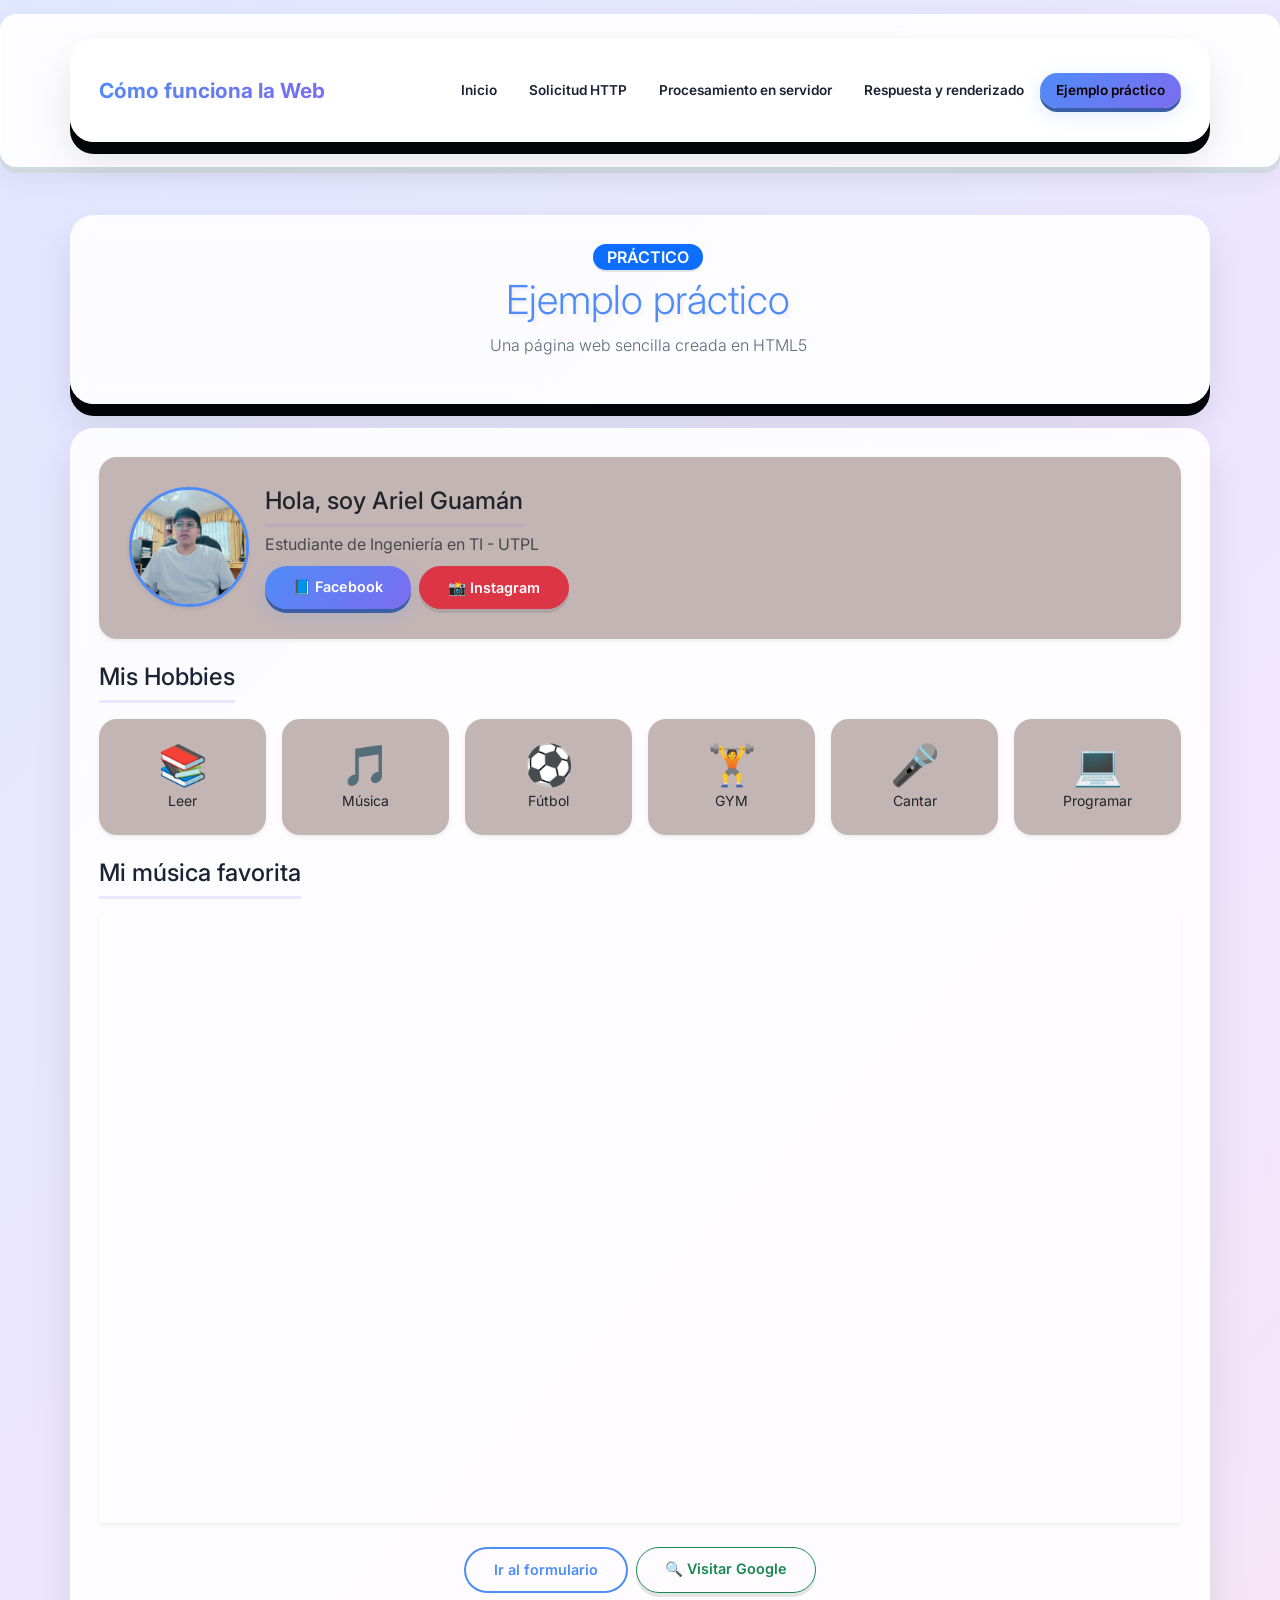
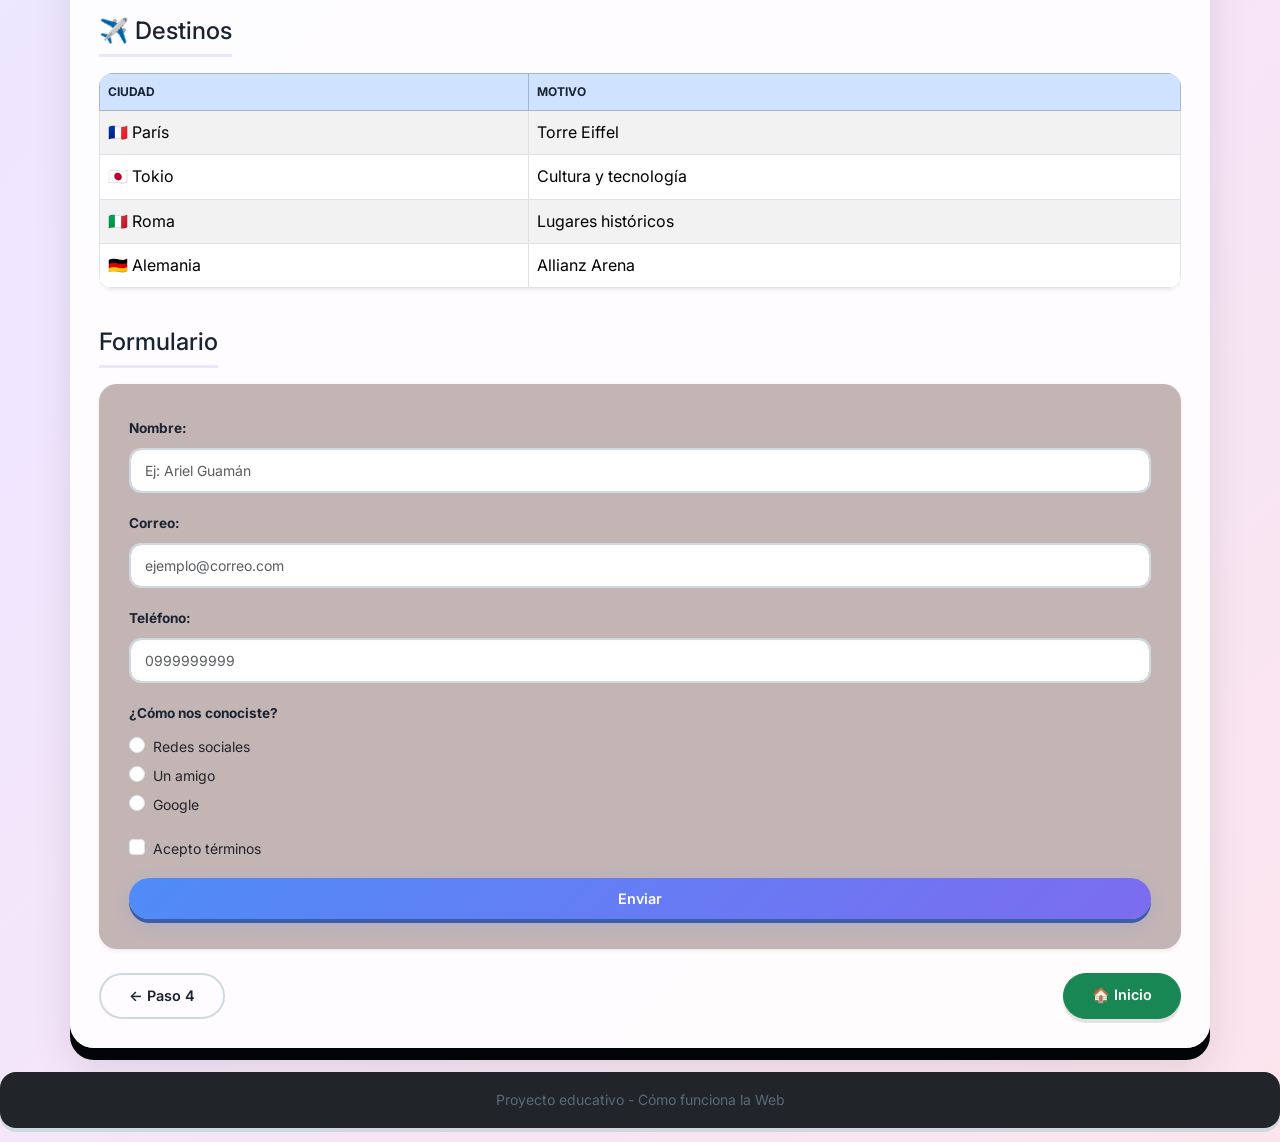
<file: proyecto/ejemplo.html>
<!DOCTYPE html>
<html lang="en">
<head>
    <meta charset="UTF-8">
    <meta name="viewport" content="width=device-width, initial-scale=1.0">
    <title>Ejemplo práctico: Mini página renderizada</title>
    <link rel="stylesheet" href="bootstrap/css/bootstrap.min.css">
    <link rel="stylesheet" href="css/estilos.css">
    
</head>
<body>
    <header>
        <nav class="navbar navbar-expand-lg navbar-dark bg-primary shadow">
            <div class="container">
                <a class="navbar-brand fw-bold" href="index.html">Cómo funciona la Web</a>
                <button class="navbar-toggler" type="button" data-bs-toggle="collapse" data-bs-target="#navbarNav">
                    <span class="navbar-toggler-icon"></span>
                </button>
                <div class="collapse navbar-collapse" id="navbarNav">
                    <ul class="navbar-nav ms-auto">
                        <li class="nav-item"><a class="nav-link" href="index.html">Inicio</a></li>
                        <li class="nav-item"><a class="nav-link" href="solicitud.html">Solicitud HTTP</a></li>
                        <li class="nav-item"><a class="nav-link" href="servidor.html">Procesamiento en servidor</a></li>
                        <li class="nav-item"><a class="nav-link" href="respuesta.html">Respuesta y renderizado</a></li>
                        <li class="nav-item"><a class="nav-link active" href="ejemplo.html">Ejemplo práctico</a></li>
                    </ul>
                </div>
            </div>
        </nav>

        <div class="container text-center mt-4 mt-md-5">
            <div class="d-flex flex-column flex-sm-row align-items-center justify-content-center">
                <span class="display-3 me-0 me-sm-3 mb-2 mb-sm-0"></span>
                <div>
                    <span class="badge bg-primary fs-6"> Práctico</span>
                    <h1 class="mt-1 display-6 display-md-5">Ejemplo práctico</h1>
                    <p class="lead fs-6">Una página web sencilla creada en HTML5</p>
                </div>
            </div>
        </div>
    </header>

    <main class="container my-3 my-md-4">
        <!-- Presentación: foto izquierda + texto + redes -->
        <div class="card shadow-sm mb-4">
            <div class="card-body p-3 p-md-4">
                <div class="d-flex flex-column flex-md-row align-items-center align-items-md-start gap-3">
                    <img src="img/ejemplo.png" alt="Foto de Ariel Guamán" class="rounded-circle shadow-sm" style="width:120px;height:120px;object-fit:cover;flex-shrink:0;">
                    <div class="text-center text-md-start">
                        <h2 class="h4 mb-1"> Hola, soy Ariel Guamán</h2>
                        <p class="text-muted mb-2">Estudiante de Ingeniería en TI - UTPL</p>
                        <div class="d-flex flex-wrap justify-content-center justify-content-md-start gap-2">
                            <a href="https://www.facebook.com/anthonioarielcastillo/?locale=es_LA" class="btn btn-primary btn-sm">📘 Facebook</a>
                            <a href="https://www.instagram.com/" class="btn btn-danger btn-sm">📸 Instagram</a>
                        </div>
                    </div>
                </div>
            </div>
        </div>

        <!-- Hobbies -->
        <h2 class="text-center h4 mb-3"> Mis Hobbies</h2>
        <div class="row g-2 g-md-3 mb-4">
            <div class="col-4 col-md-3 col-lg-2"><div class="card text-center shadow-sm h-100"><div class="card-body p-2 p-md-3"><span class="display-6">📚</span><p class="mb-0 small">Leer</p></div></div></div>
            <div class="col-4 col-md-3 col-lg-2"><div class="card text-center shadow-sm h-100"><div class="card-body p-2 p-md-3"><span class="display-6">🎵</span><p class="mb-0 small">Música</p></div></div></div>
            <div class="col-4 col-md-3 col-lg-2"><div class="card text-center shadow-sm h-100"><div class="card-body p-2 p-md-3"><span class="display-6">⚽</span><p class="mb-0 small">Fútbol</p></div></div></div>
            <div class="col-4 col-md-3 col-lg-2"><div class="card text-center shadow-sm h-100"><div class="card-body p-2 p-md-3"><span class="display-6">🏋️</span><p class="mb-0 small">GYM</p></div></div></div>
            <div class="col-4 col-md-3 col-lg-2"><div class="card text-center shadow-sm h-100"><div class="card-body p-2 p-md-3"><span class="display-6">🎤</span><p class="mb-0 small">Cantar</p></div></div></div>
            <div class="col-4 col-md-3 col-lg-2"><div class="card text-center shadow-sm h-100"><div class="card-body p-2 p-md-3"><span class="display-6">💻</span><p class="mb-0 small">Programar</p></div></div></div>
        </div>

        <!-- Video -->
        <h2 class="text-center h4 mb-3"> Mi música favorita</h2>
        <div class="ratio ratio-16x9 shadow-sm mb-4">
            <iframe src="https://www.youtube.com/embed/Kr4EQDVETuA?si=vXRgKVp96FmNNMOS" title="Video musical" allowfullscreen></iframe>
        </div>

        <!-- Enlaces -->
        <div class="d-flex flex-wrap justify-content-center gap-2 mb-4">
            <a href="#formulario" class="btn btn-outline-primary btn-sm"> Ir al formulario</a>
            <a href="https://www.google.com" target="_blank" class="btn btn-outline-success btn-sm">🔍 Visitar Google</a>
        </div>

        <!-- Tabla Destinos -->
        <h2 class="text-center h4 mb-3">✈️ Destinos</h2>
        <div class="table-responsive mb-4">
            <table class="table table-striped table-bordered table-hover shadow-sm">
                <thead class="table-primary"><tr><th>Ciudad</th><th>Motivo</th></tr></thead>
                <tbody>
                    <tr><td>🇫🇷 París</td><td>Torre Eiffel</td></tr>
                    <tr><td>🇯🇵 Tokio</td><td>Cultura y tecnología</td></tr>
                    <tr><td>🇮🇹 Roma</td><td>Lugares históricos</td></tr>
                    <tr><td>🇩🇪 Alemania</td><td>Allianz Arena</td></tr>
                </tbody>
            </table>
        </div>

        <!-- Formulario -->
        <h2 id="formulario" class="text-center h4 mb-3"> Formulario</h2>
        <div class="card shadow-sm mb-4">
            <div class="card-body p-3 p-md-4">
                <form>
                    <div class="mb-2 mb-md-3">
                        <label class="form-label fw-bold small">Nombre:</label>
                        <input type="text" class="form-control form-control-sm" placeholder="Ej: Ariel Guamán" required>
                    </div>
                    <div class="mb-2 mb-md-3">
                        <label class="form-label fw-bold small">Correo:</label>
                        <input type="email" class="form-control form-control-sm" placeholder="ejemplo@correo.com" required>
                    </div>
                    <div class="mb-2 mb-md-3">
                        <label class="form-label fw-bold small">Teléfono:</label>
                        <input type="tel" class="form-control form-control-sm" placeholder="0999999999">
                    </div>
                    <div class="mb-2 mb-md-3">
                        <label class="form-label fw-bold small">¿Cómo nos conociste?</label>
                        <div class="form-check"><input class="form-check-input" type="radio" name="conociste"><label class="form-check-label small">Redes sociales</label></div>
                        <div class="form-check"><input class="form-check-input" type="radio" name="conociste"><label class="form-check-label small">Un amigo</label></div>
                        <div class="form-check"><input class="form-check-input" type="radio" name="conociste"><label class="form-check-label small">Google</label></div>
                    </div>
                    <div class="mb-2 mb-md-3 form-check">
                        <input type="checkbox" class="form-check-input" required>
                        <label class="form-check-label small">Acepto términos</label>
                    </div>
                    <button type="submit" class="btn btn-primary w-100"> Enviar</button>
                </form>
            </div>
        </div>

        <div class="modal fade" id="infoModal" tabindex="-1">
            <div class="modal-dialog modal-dialog-centered">
                <div class="modal-content">
                    <div class="modal-header bg-primary text-white">
                        <h5 class="modal-title"> Información</h5>
                        <button type="button" class="btn-close btn-close-white" data-bs-dismiss="modal"></button>
                    </div>
                    <div class="modal-body">
                        <p><strong>Proyecto educativo</strong> - Desarrollo Web</p>
                        <p><strong>Framework:</strong> Bootstrap 5</p>
                        <p><strong>Autor:</strong> Ariel Guamán - UTPL</p>
                    </div>
                    <div class="modal-footer">
                        <button type="button" class="btn btn-secondary btn-sm" data-bs-dismiss="modal">Cerrar</button>
                    </div>
                </div>
            </div>
        </div>

        <!-- Navegación -->
        <div class="d-flex flex-wrap justify-content-between gap-2 mt-4">
            <a href="respuesta.html" class="btn btn-outline-secondary">← Paso 4</a>
            <a href="index.html" class="btn btn-success">🏠 Inicio</a>
        </div>
    </main>

    <footer class="bg-dark text-white text-center py-3 mt-4">
        <p class="mb-0 small">Proyecto educativo - Cómo funciona la Web</p>
    </footer>

    <script src="bootstrap/js/bootstrap.bundle.min.js"></script>
</body>
</html>
</file>
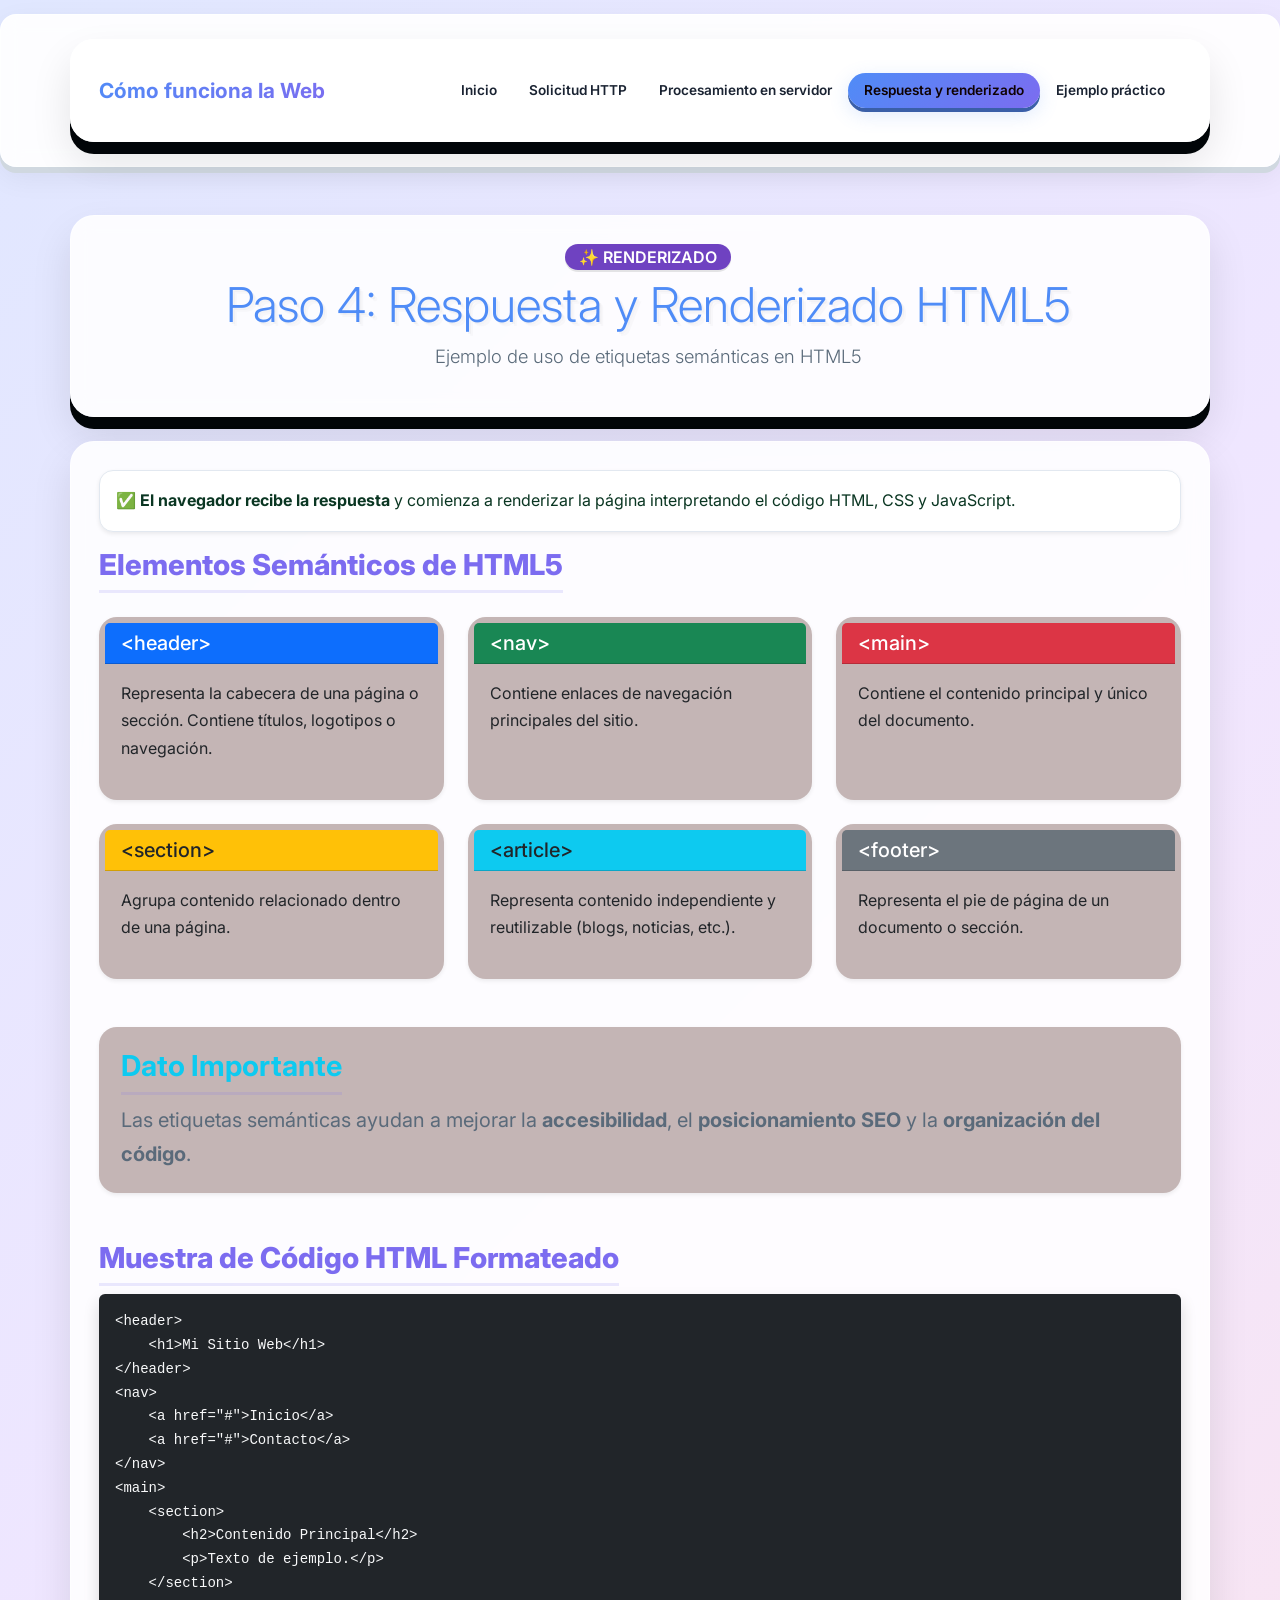
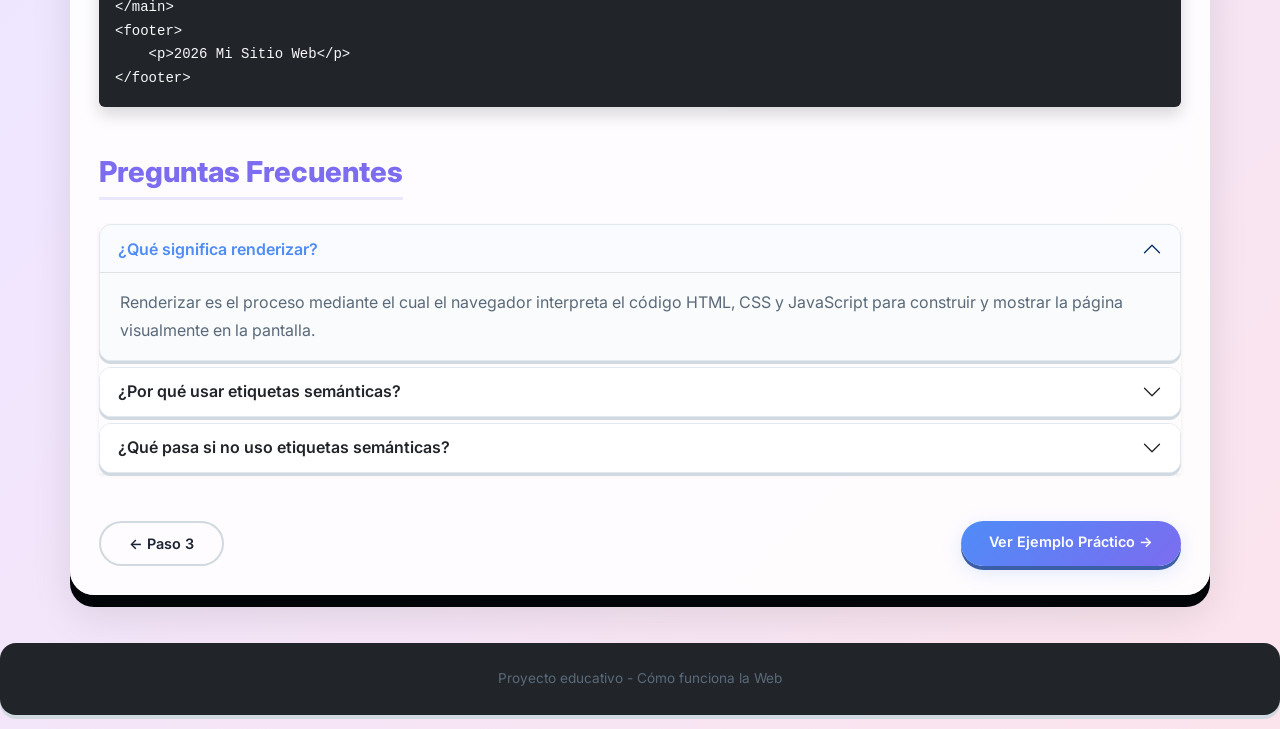
<file: proyecto/respuesta.html>
<!DOCTYPE html>
<html lang="en">
<head>
    <meta charset="UTF-8">
    <meta name="viewport" content="width=device-width, initial-scale=1.0">
    <title>Respuesta y Renderizado HTML5</title>
    <link rel="stylesheet" href="bootstrap/css/bootstrap.min.css">
    <link rel="stylesheet" href="css/estilos.css">
    
</head>
<body>
    <header>
        <nav class="navbar navbar-expand-lg navbar-dark bg-primary shadow">
            <div class="container">
                <a class="navbar-brand fw-bold" href="index.html"> Cómo funciona la Web</a>
                <button class="navbar-toggler" type="button"
                    data-bs-toggle="collapse"
                    data-bs-target="#navbarNav">
                    <span class="navbar-toggler-icon"></span>
                </button>
                <div class="collapse navbar-collapse" id="navbarNav">
                    <ul class="navbar-nav ms-auto">
                        <li class="nav-item"><a class="nav-link" href="index.html">Inicio</a></li>
                        <li class="nav-item"><a class="nav-link" href="solicitud.html">Solicitud HTTP</a></li>
                        <li class="nav-item"><a class="nav-link" href="servidor.html">Procesamiento en servidor</a></li>
                        <li class="nav-item"><a class="nav-link active" href="respuesta.html">Respuesta y renderizado</a></li>
                        <li class="nav-item"><a class="nav-link" href="ejemplo.html">Ejemplo práctico</a></li>
                    </ul>
                </div>
            </div>
        </nav>

        <div class="container text-center mt-5">
            <div class="d-flex align-items-center justify-content-center">
                <span class="display-1 me-3"></span>
                <div>
                    <span class="badge bg-purple text-white fs-6" style="background-color: #6f42c1;">✨ Renderizado</span>
                    <h1 class="mt-1 display-5">Paso 4: Respuesta y Renderizado HTML5</h1>
                    <p class="lead">Ejemplo de uso de etiquetas semánticas en HTML5</p>
                </div>
            </div>
        </div>
    </header>

    <main class="container my-4">
        <!-- Introducción -->
        <div class="alert alert-success shadow-sm" role="alert">
            <strong>✅ El navegador recibe la respuesta</strong> y comienza a renderizar la página interpretando el código HTML, CSS y JavaScript.
        </div>

        <!-- Grid de elementos semánticos -->
        <section class="mb-5">
            <h2 class="text-center mb-4">Elementos Semánticos de HTML5</h2>
            <div class="row g-4">
                <div class="col-md-6 col-lg-4">
                    <div class="card h-100 shadow-sm border-primary">
                        <div class="card-header bg-primary text-white">
                            <h5 class="mb-0">&lt;header&gt;</h5>
                        </div>
                        <div class="card-body">
                            <p>Representa la cabecera de una página o sección. Contiene títulos, logotipos o navegación.</p>
                        </div>
                    </div>
                </div>
                <div class="col-md-6 col-lg-4">
                    <div class="card h-100 shadow-sm border-success">
                        <div class="card-header bg-success text-white">
                            <h5 class="mb-0">&lt;nav&gt;</h5>
                        </div>
                        <div class="card-body">
                            <p>Contiene enlaces de navegación principales del sitio.</p>
                        </div>
                    </div>
                </div>
                <div class="col-md-6 col-lg-4">
                    <div class="card h-100 shadow-sm border-danger">
                        <div class="card-header bg-danger text-white">
                            <h5 class="mb-0">&lt;main&gt;</h5>
                        </div>
                        <div class="card-body">
                            <p>Contiene el contenido principal y único del documento.</p>
                        </div>
                    </div>
                </div>
                <div class="col-md-6 col-lg-4">
                    <div class="card h-100 shadow-sm border-warning">
                        <div class="card-header bg-warning text-dark">
                            <h5 class="mb-0">&lt;section&gt;</h5>
                        </div>
                        <div class="card-body">
                            <p>Agrupa contenido relacionado dentro de una página.</p>
                        </div>
                    </div>
                </div>
                <div class="col-md-6 col-lg-4">
                    <div class="card h-100 shadow-sm border-info">
                        <div class="card-header bg-info text-dark">
                            <h5 class="mb-0">&lt;article&gt;</h5>
                        </div>
                        <div class="card-body">
                            <p>Representa contenido independiente y reutilizable (blogs, noticias, etc.).</p>
                        </div>
                    </div>
                </div>
                <div class="col-md-6 col-lg-4">
                    <div class="card h-100 shadow-sm border-secondary">
                        <div class="card-header bg-secondary text-white">
                            <h5 class="mb-0">&lt;footer&gt;</h5>
                        </div>
                        <div class="card-body">
                            <p>Representa el pie de página de un documento o sección.</p>
                        </div>
                    </div>
                </div>
            </div>
        </section>

        <!-- Aside con dato importante -->
        <aside class="mb-5">
            <div class="card border-info shadow-sm">
                <div class="card-body">
                    <h2 class="card-title text-info"> Dato Importante</h2>
                    <p class="card-text fs-5">
                        Las etiquetas semánticas ayudan a mejorar la <strong>accesibilidad</strong>, el <strong>posicionamiento SEO</strong> y la <strong>organización del código</strong>.
                    </p>
                </div>
            </div>
        </aside>

        <!-- Código formateado -->
        <section class="mb-5">
            <h2>Muestra de Código HTML Formateado</h2>
            <div class="bg-dark text-light p-3 rounded shadow">
                <pre class="mb-0"><code>&lt;header&gt;
    &lt;h1&gt;Mi Sitio Web&lt;/h1&gt;
&lt;/header&gt;
&lt;nav&gt;
    &lt;a href="#"&gt;Inicio&lt;/a&gt;
    &lt;a href="#"&gt;Contacto&lt;/a&gt;
&lt;/nav&gt;
&lt;main&gt;
    &lt;section&gt;
        &lt;h2&gt;Contenido Principal&lt;/h2&gt;
        &lt;p&gt;Texto de ejemplo.&lt;/p&gt;
    &lt;/section&gt;
&lt;/main&gt;
&lt;footer&gt;
    &lt;p&gt;2026 Mi Sitio Web&lt;/p&gt;
&lt;/footer&gt;</code></pre>
            </div>
        </section>

        <!-- Acordeón (componente adicional) -->
        <section class="mb-5">
            <h2 class="text-center mb-4">Preguntas Frecuentes</h2>
            <div class="accordion shadow-sm" id="faqAccordion">
                <div class="accordion-item">
                    <h3 class="accordion-header">
                        <button class="accordion-button" type="button" data-bs-toggle="collapse" data-bs-target="#faq1">
                            ¿Qué significa renderizar?
                        </button>
                    </h3>
                    <div id="faq1" class="accordion-collapse collapse show" data-bs-parent="#faqAccordion">
                        <div class="accordion-body">
                            Renderizar es el proceso mediante el cual el navegador interpreta el código HTML, CSS y JavaScript para construir y mostrar la página visualmente en la pantalla.
                        </div>
                    </div>
                </div>
                <div class="accordion-item">
                    <h3 class="accordion-header">
                        <button class="accordion-button collapsed" type="button" data-bs-toggle="collapse" data-bs-target="#faq2">
                            ¿Por qué usar etiquetas semánticas?
                        </button>
                    </h3>
                    <div id="faq2" class="accordion-collapse collapse" data-bs-parent="#faqAccordion">
                        <div class="accordion-body">
                            Mejoran la accesibilidad para lectores de pantalla, ayudan a los motores de búsqueda a entender mejor el contenido y hacen el código más legible y mantenible.
                        </div>
                    </div>
                </div>
                <div class="accordion-item">
                    <h3 class="accordion-header">
                        <button class="accordion-button collapsed" type="button" data-bs-toggle="collapse" data-bs-target="#faq3">
                            ¿Qué pasa si no uso etiquetas semánticas?
                        </button>
                    </h3>
                    <div id="faq3" class="accordion-collapse collapse" data-bs-parent="#faqAccordion">
                        <div class="accordion-body">
                            Sin etiquetas semánticas, el HTML pierde significado estructural, lo que dificulta la accesibilidad y puede afectar negativamente el posicionamiento SEO.
                        </div>
                    </div>
                </div>
            </div>
        </section>

        <!-- Botones navegación -->
        <div class="d-flex justify-content-between mt-5">
            <a href="servidor.html" class="btn btn-outline-secondary">← Paso 3</a>
            <a href="ejemplo.html" class="btn btn-primary">Ver Ejemplo Práctico →</a>
        </div>
    </main>

    <footer class="bg-dark text-white text-center py-4 mt-5">
        <p class="mb-0">Proyecto educativo - Cómo funciona la Web</p>
    </footer>

    <script src="bootstrap/js/bootstrap.bundle.min.js"></script>
</body>
</html>
</file>
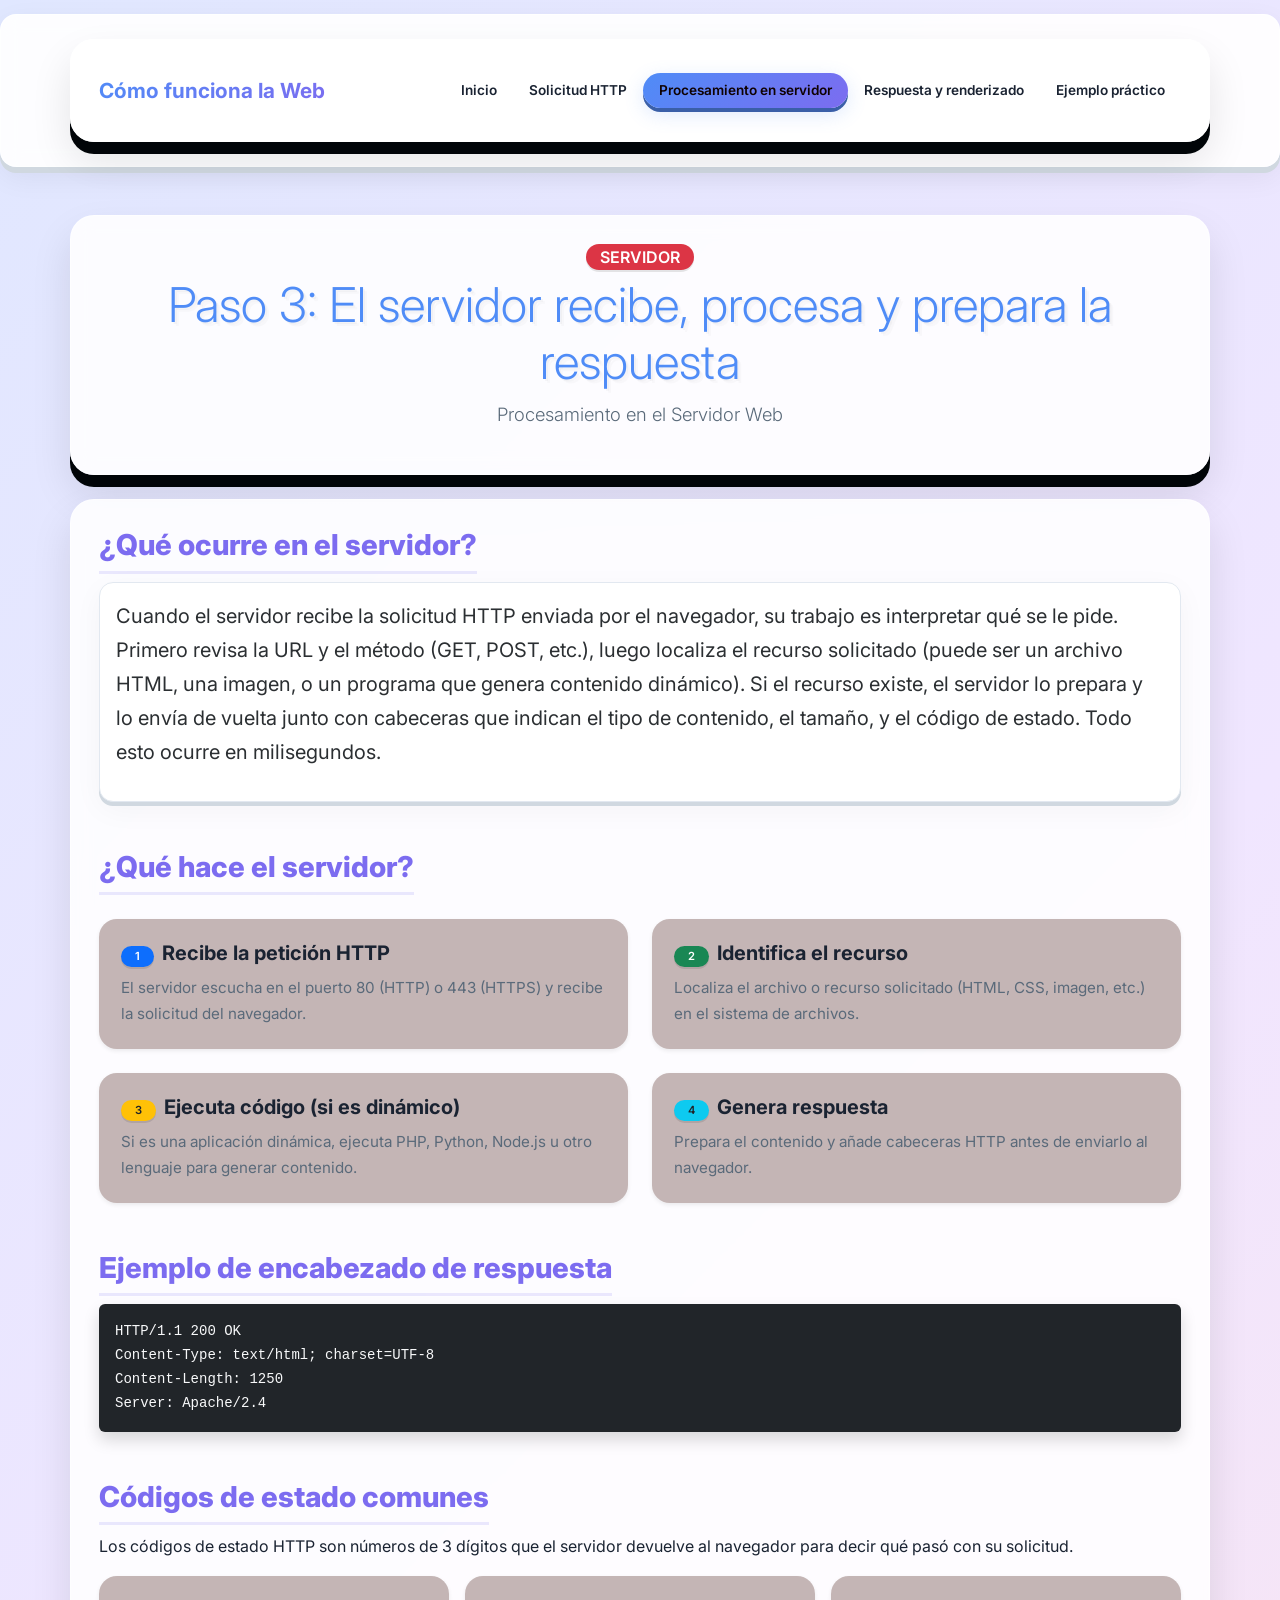
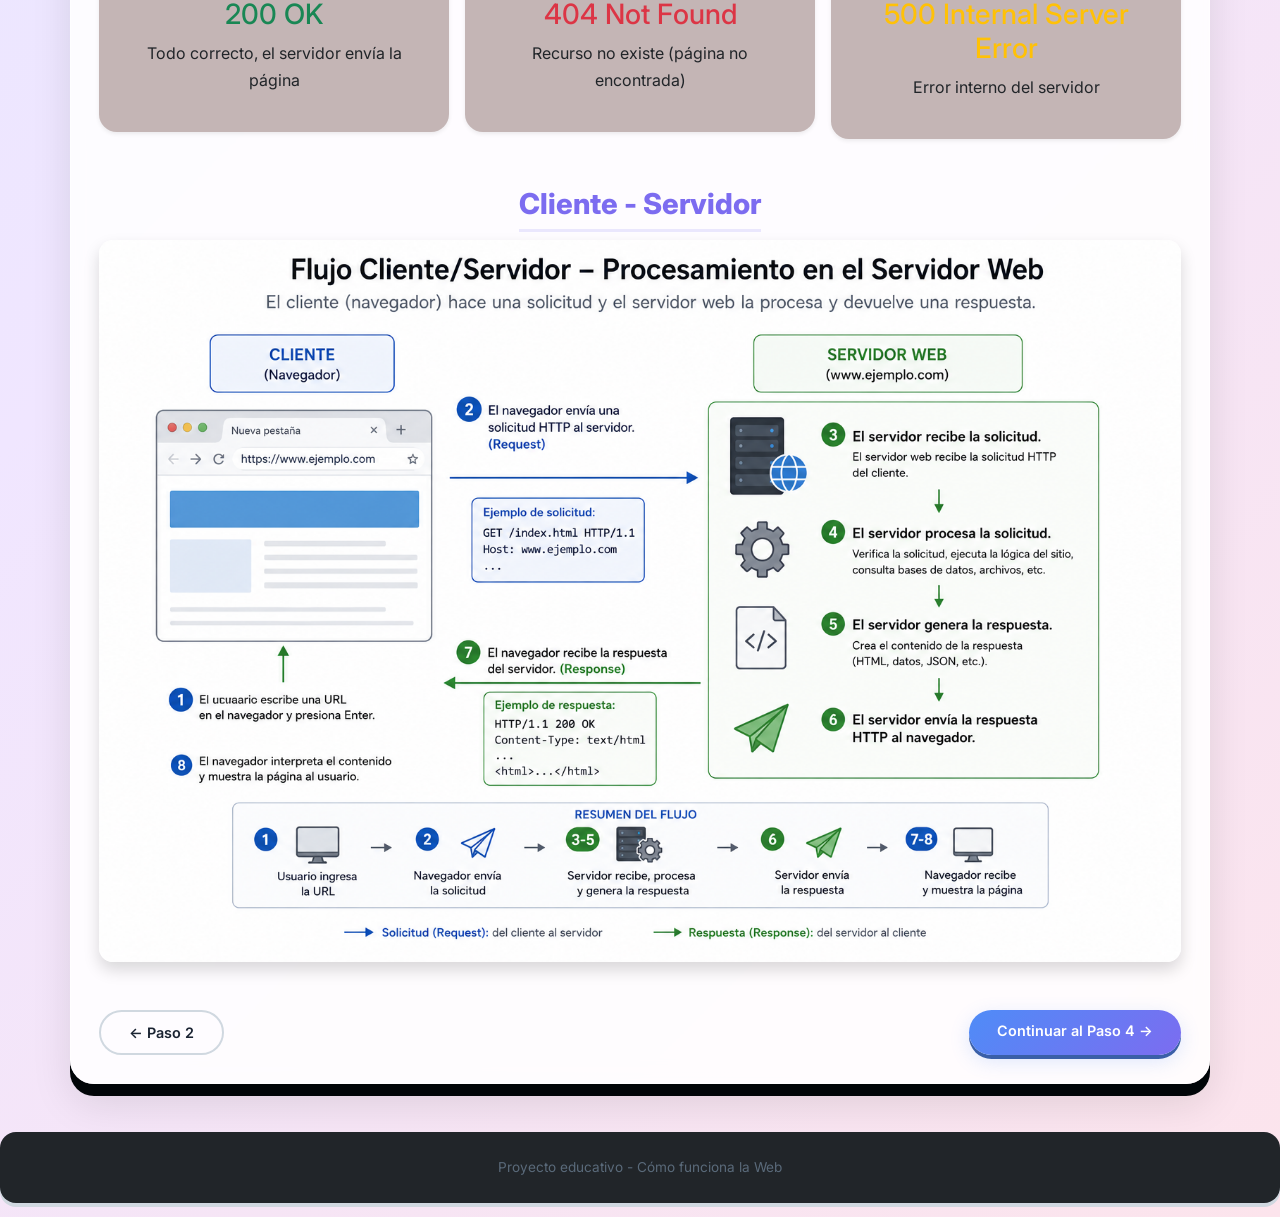
<file: proyecto/servidor.html>
<!DOCTYPE html>
<html lang="es">
<head>
    <meta charset="UTF-8">
    <meta name="viewport" content="width=device-width, initial-scale=1.0">
    <title>Procesamieento en el Servidor</title>
    <link rel="stylesheet" href="bootstrap/css/bootstrap.min.css">
    <link rel="stylesheet" href="css/estilos.css">

</head>
<body>
    <header>
        <nav class="navbar navbar-expand-lg navbar-dark bg-primary shadow">
            <div class="container">
                <a class="navbar-brand fw-bold" href="index.html"> Cómo funciona la Web</a>
                <button class="navbar-toggler" type="button"
                    data-bs-toggle="collapse"
                    data-bs-target="#navbarNav">
                    <span class="navbar-toggler-icon"></span>
                </button>
                <div class="collapse navbar-collapse" id="navbarNav">
                    <ul class="navbar-nav ms-auto">
                        <li class="nav-item"><a class="nav-link" href="index.html">Inicio</a></li>
                        <li class="nav-item"><a class="nav-link" href="solicitud.html">Solicitud HTTP</a></li>
                        <li class="nav-item"><a class="nav-link active" href="servidor.html">Procesamiento en servidor</a></li>
                        <li class="nav-item"><a class="nav-link" href="respuesta.html">Respuesta y renderizado</a></li>
                        <li class="nav-item"><a class="nav-link" href="ejemplo.html">Ejemplo práctico</a></li>
                    </ul>
                </div>
            </div>
        </nav>

        <div class="container text-center mt-5">
                    <span class="badge bg-danger fs-6"> Servidor</span>
                    <h1 class="mt-1 display-5">Paso 3: El servidor recibe, procesa y prepara la respuesta</h1>
                    <p class="lead">Procesamiento en el Servidor Web</p>
                </div>
            </div>
        </div>
    </header>

    <main class="container my-4">
        <!-- ¿Qué ocurre? -->
        <section class="mb-5">
            <h2>¿Qué ocurre en el servidor?</h2>
            <div class="alert alert-secondary">
                <p class="fs-5">
                    Cuando el servidor recibe la solicitud HTTP enviada por el navegador, su trabajo es interpretar qué se le pide. Primero revisa la URL y el método (GET, POST, etc.), luego localiza el recurso solicitado (puede ser un archivo HTML, una imagen, o un programa que genera contenido dinámico). Si el recurso existe, el servidor lo prepara y lo envía de vuelta junto con cabeceras que indican el tipo de contenido, el tamaño, y el código de estado. Todo esto ocurre en milisegundos.
                </p>
            </div>
        </section>

        <!-- Pasos en cards -->
        <section class="mb-5">
            <h2 class="text-center mb-4">¿Qué hace el servidor?</h2>
            <div class="row g-4">
                <div class="col-md-6">
                    <div class="card h-100 shadow-sm border-primary">
                        <div class="card-body">
                            <h5 class="card-title"><span class="badge bg-primary rounded-pill me-2">1</span>Recibe la petición HTTP</h5>
                            <p class="card-text">El servidor escucha en el puerto 80 (HTTP) o 443 (HTTPS) y recibe la solicitud del navegador.</p>
                        </div>
                    </div>
                </div>
                <div class="col-md-6">
                    <div class="card h-100 shadow-sm border-success">
                        <div class="card-body">
                            <h5 class="card-title"><span class="badge bg-success rounded-pill me-2">2</span>Identifica el recurso</h5>
                            <p class="card-text">Localiza el archivo o recurso solicitado (HTML, CSS, imagen, etc.) en el sistema de archivos.</p>
                        </div>
                    </div>
                </div>
                <div class="col-md-6">
                    <div class="card h-100 shadow-sm border-warning">
                        <div class="card-body">
                            <h5 class="card-title"><span class="badge bg-warning text-dark rounded-pill me-2">3</span>Ejecuta código (si es dinámico)</h5>
                            <p class="card-text">Si es una aplicación dinámica, ejecuta PHP, Python, Node.js u otro lenguaje para generar contenido.</p>
                        </div>
                    </div>
                </div>
                <div class="col-md-6">
                    <div class="card h-100 shadow-sm border-info">
                        <div class="card-body">
                            <h5 class="card-title"><span class="badge bg-info text-dark rounded-pill me-2">4</span>Genera respuesta</h5>
                            <p class="card-text">Prepara el contenido y añade cabeceras HTTP antes de enviarlo al navegador.</p>
                        </div>
                    </div>
                </div>
            </div>
        </section>

        <!-- Ejemplo de encabezado -->
        <section class="mb-5">
            <h2>Ejemplo de encabezado de respuesta</h2>
            <div class="bg-dark text-light p-3 rounded shadow">
                <pre class="mb-0"><code>HTTP/1.1 200 OK
Content-Type: text/html; charset=UTF-8
Content-Length: 1250
Server: Apache/2.4</code></pre>
            </div>
        </section>

        <!-- Códigos de estado -->
        <section class="mb-5">
            <h2>Códigos de estado comunes</h2>
            <p>Los códigos de estado HTTP son números de 3 dígitos que el servidor devuelve al navegador para decir qué pasó con su solicitud.</p>
            <div class="row g-3">
                <div class="col-md-4">
                    <div class="card border-success shadow-sm">
                        <div class="card-body text-center">
                            <h3 class="text-success">200 OK</h3>
                            <p>Todo correcto, el servidor envía la página</p>
                        </div>
                    </div>
                </div>
                <div class="col-md-4">
                    <div class="card border-danger shadow-sm">
                        <div class="card-body text-center">
                            <h3 class="text-danger">404 Not Found</h3>
                            <p>Recurso no existe (página no encontrada)</p>
                        </div>
                    </div>
                </div>
                <div class="col-md-4">
                    <div class="card border-warning shadow-sm">
                        <div class="card-body text-center">
                            <h3 class="text-warning">500 Internal Server Error</h3>
                            <p>Error interno del servidor</p>
                        </div>
                    </div>
                </div>
            </div>
        </section>

        <!-- Imagen -->
        <section class="text-center mb-5">
            <h2>Cliente - Servidor</h2>
            <img src="img/ClienteServidor.png"
                alt="Diagrama de comunicación cliente-servidor"
                class="img-fluid rounded shadow">
        </section>

        <!-- Botones navegación -->
        <div class="d-flex justify-content-between mt-5">
            <a href="solicitud.html" class="btn btn-outline-secondary">← Paso 2</a>
            <a href="respuesta.html" class="btn btn-primary">Continuar al Paso 4 →</a>
        </div>
    </main>

    <footer class="bg-dark text-white text-center py-4 mt-5">
        <p class="mb-0">Proyecto educativo - Cómo funciona la Web</p>
    </footer>

    <script src="bootstrap/js/bootstrap.bundle.min.js"></script>
</body>
</html>
</file>
<file: proyecto/css/estilos.css>
@import url('https://fonts.googleapis.com/css2?family=Inter:wght@400;600;700;900&display=swap');

:root {
    --primary: #4f8cf7;
    --secondary: #7c6cf0;
    --accent: #f59e0b;
    --bg: #180214;
    --card: #c4b5b5;
    --text: #1a2332;
    --text-muted: #5a6a7a;
    --shadow: 0 8px 30px rgba(0,0,0,0.08);
    --shadow-3d: 0 12px 0 #010508, 0 20px 40px rgba(0,0,0,0.10);
}

body {
    font-family: 'Inter', sans-serif;
    background: linear-gradient(135deg, #e0e7ff, #f0e6ff, #fce4ec);
    min-height: 100vh;
    color: var(--text);
    line-height: 1.7;
}

/* CONTENEDOR CON EFECTO 3D */
.container, .container-fluid {
    background: rgba(255,255,255,0.88);
    backdrop-filter: blur(10px);
    border-radius: 24px;
    padding: 28px;
    margin: 18px auto;
    box-shadow: var(--shadow-3d);
    border: 1px solid rgba(255,255,255,0.5);
    transition: all 0.3s ease;
}

.container:hover, .container-fluid:hover {
    transform: translateY(-2px);
    box-shadow: 0 14px 0 #c8d0d8, 0 25px 50px rgba(0,0,0,0.12);
}

/* NAVBAR CON EFECTO 3D */
.navbar {
    background: rgba(255,255,255,0.92) !important;
    backdrop-filter: blur(10px);
    border-radius: 16px;
    margin: 14px auto;
    padding: 6px 16px !important;
    box-shadow: 0 6px 0 #d0d8e0, 0 10px 30px rgba(0,0,0,0.06) !important;
    border: 1px solid rgba(255,255,255,0.6);
}

.navbar-brand {
    font-weight: 900;
    font-size: 1.3rem;
    background: linear-gradient(135deg, var(--primary), var(--secondary));
    -webkit-background-clip: text;
    -webkit-text-fill-color: transparent;
}

.nav-link {
    font-weight: 600;
    color: var(--text) !important;
    padding: 6px 16px !important;
    border-radius: 50px;
    font-size: 0.85rem;
}

.nav-link:hover {
    background: rgba(79, 140, 247, 0.08);
    color: var(--primary) !important;
}

.nav-link.active {
    background: linear-gradient(135deg, var(--primary), var(--secondary)) !important;
    color: #0f0202 !important;
    box-shadow: 0 4px 0 #3a5fa8, 0 6px 20px rgba(79, 140, 247, 0.2);
}

/* TIPOGRAFÍA */
h1 {
    font-weight: 900;
    font-size: 2.6rem;
    color: var(--primary);
    text-shadow: 2px 2px 0 rgba(0,0,0,0.03), 4px 4px 0 rgba(0,0,0,0.02);
}

h2 {
    font-weight: 800;
    font-size: 1.8rem;
    color: var(--secondary);
    border-bottom: 3px solid rgba(124, 108, 240, 0.15);
    padding-bottom: 8px;
    display: inline-block;
}

.lead { font-size: 1.15rem; color: var(--text-muted); }

/* CARDS CON EFECTO 3D */
.card {
    background: var(--card);
    border: none !important;
    border-radius: 18px !important;
    box-shadow: 0 6px 0 #010102, 0 8px 30px rgba(0,0,0,0.06);
    transition: all 0.3s ease;
    padding: 6px;
}

.card:hover {
    transform: translateY(-4px);
    box-shadow: 0 8px 0 #040608, 0 15px 40px rgba(0,0,0,0.10);
}

.card-title { font-weight: 700; color: var(--text); }
.card-text { color: var(--text-muted); font-size: 0.95rem; }

/* BADGES 3D */
.badge {
    font-weight: 600;
    padding: 5px 14px;
    border-radius: 50px;
    font-size: 0.7rem;
    text-transform: uppercase;
    box-shadow: 0 2px 0 rgba(0,0,0,0.1);
}

.badge-primary { background: var(--primary); color: #fff; }
.badge-success { background: #48c774; color: #fff; }
.badge-warning { background: var(--accent); color: #fff; }

/* BOTONES 3D */
.btn {
    font-weight: 600;
    border-radius: 50px !important;
    padding: 10px 28px;
    transition: all 0.15s ease;
    font-size: 0.9rem;
    box-shadow: 0 4px 0 rgba(0,0,0,0.1);
}

.btn:active {
    transform: translateY(3px);
    box-shadow: 0 1px 0 rgba(0,0,0,0.1);
}

.btn-primary {
    background: linear-gradient(135deg, var(--primary), var(--secondary)) !important;
    border: none !important;
    box-shadow: 0 4px 0 #3a5fa8, 0 6px 20px rgba(79, 140, 247, 0.2);
}

.btn-primary:hover {
    transform: translateY(-2px);
    box-shadow: 0 6px 0 #3a5fa8, 0 10px 30px rgba(79, 140, 247, 0.3);
}

.btn-outline-primary {
    border: 2px solid var(--primary) !important;
    color: var(--primary) !important;
    box-shadow: none;
}

.btn-outline-primary:hover {
    background: var(--primary) !important;
    color: #fff !important;
    transform: translateY(-2px);
    box-shadow: 0 4px 0 #3a5fa8;
}

.btn-outline-secondary {
    border: 2px solid #d0d8e0 !important;
    color: var(--text) !important;
    box-shadow: none;
}

.btn-outline-secondary:hover {
    background: var(--secondary) !important;
    color: #fff !important;
    border-color: var(--secondary) !important;
    box-shadow: 0 4px 0 #5a4a9a;
}

/* ALERTAS 3D */
.alert {
    background: #fff;
    border: 1px solid #e2e8f0 !important;
    border-radius: 14px !important;
    box-shadow: 0 4px 0 #d0d8e0, 0 8px 30px rgba(0,0,0,0.04);
}

.alert-info { border-left: 4px solid var(--primary) !important; }
.alert-info strong { color: var(--primary); }

/* TABLAS 3D */
.table {
    background: #fff;
    border-radius: 14px !important;
    overflow: hidden;
    box-shadow: 0 4px 0 #d0d8e0, 0 8px 30px rgba(0,0,0,0.04);
}

.table thead { background: #f7fafc; }
.table th { font-weight: 700; color: var(--text); text-transform: uppercase; font-size: 0.75rem; }
.table-hover tbody tr:hover { background: rgba(79, 140, 247, 0.03) !important; }

/* FORMULARIO 3D */
.form-control {
    border: 2px solid #d0d8e0 !important;
    border-radius: 12px !important;
    padding: 10px 14px;
    box-shadow: inset 0 2px 4px rgba(0,0,0,0.02);
}

.form-control:focus {
    border-color: var(--primary) !important;
    box-shadow: 0 0 0 4px rgba(79, 140, 247, 0.08), inset 0 2px 4px rgba(0,0,0,0.02);
}

.form-label { font-weight: 600; font-size: 0.85rem; color: var(--text); }

/* ACORDEÓN 3D */
.accordion-item {
    border: 1px solid #e2e8f0 !important;
    border-radius: 12px !important;
    margin-bottom: 6px;
    overflow: hidden;
    box-shadow: 0 3px 0 #d0d8e0;
}

.accordion-button {
    background: #fff !important;
    font-weight: 600;
    padding: 14px 18px;
}

.accordion-button:not(.collapsed) {
    background: rgba(79, 140, 247, 0.03) !important;
    color: var(--primary) !important;
}

.accordion-body { background: #fafbfc; color: var(--text-muted); }

/* MODAL 3D */
.modal-content {
    border-radius: 18px !important;
    border: none !important;
    box-shadow: 0 12px 0 #c8d0d8, 0 30px 60px rgba(0,0,0,0.12);
}

.modal-title { font-weight: 700; color: var(--text); }

/* FOOTER 3D */
footer {
    background: rgba(255,255,255,0.90) !important;
    backdrop-filter: blur(10px);
    border-radius: 16px;
    margin: 14px auto;
    padding: 16px 0;
    box-shadow: 0 4px 0 #d0d8e0;
}

footer p { color: var(--text-muted); font-size: 0.85rem; }

/* IMÁGENES 3D */
.img-fluid {
    border-radius: 14px !important;
    box-shadow: 0 6px 0 #c8d0d8, 0 10px 30px rgba(0,0,0,0.06);
}

.rounded-circle {
    border: 3px solid var(--primary);
    box-shadow: 0 6px 0 #c8d0d8, 0 10px 30px rgba(0,0,0,0.06);
}

/* ACCESIBILIDAD */
.btn:focus-visible,
.form-control:focus-visible,
a:focus-visible {
    outline: 3px solid #f56565 !important;
    outline-offset: 2px !important;
}

/* RESPONSIVE */
@media (max-width: 576px) {
    .container { padding: 16px !important; }
    h1 { font-size: 1.6rem !important; }
    h2 { font-size: 1.3rem !important; }
    .lead { font-size: 1rem !important; }
    .navbar-brand { font-size: 1rem !important; }
}
/* ===== MENÚ HAMBURGUESA CORREGIDO ===== */

/* Botón hamburguesa */
.navbar-toggler {
    border: 2px solid #4f8cf7 !important;
    padding: 8px 12px;
    border-radius: 12px;
}

.navbar-toggler-icon {
    background-image: url("data:image/svg+xml,%3csvg xmlns='http://www.w3.org/2000/svg' viewBox='0 0 30 30'%3e%3cpath stroke='%234f8cf7' stroke-linecap='round' stroke-miterlimit='10' stroke-width='2' d='M4 7h22M4 15h22M4 23h22'/%3e%3c/svg%3e") !important;
}

/* Menú desplegable - Fondo oscuro y texto visible */
@media (max-width: 991px) {
    .navbar-collapse {
        background: #1a2332 !important;
        border-radius: 16px;
        padding: 20px;
        margin-top: 12px;
        box-shadow: 0 8px 0 #0d1117, 0 15px 40px rgba(0,0,0,0.3);
        border: 1px solid rgba(255,255,255,0.08);
    }

    .navbar-nav .nav-link {
        color: #ffffff !important;
        padding: 12px 18px !important;
        border-radius: 12px;
    }

    .navbar-nav .nav-link:hover {
        background: rgba(79, 140, 247, 0.15) !important;
        color: #4f8cf7 !important;
    }

    .navbar-nav .nav-link.active {
        background: linear-gradient(135deg, #4f8cf7, #7c6cf0) !important;
        color: #ffffff !important;
    }
}
</file>
